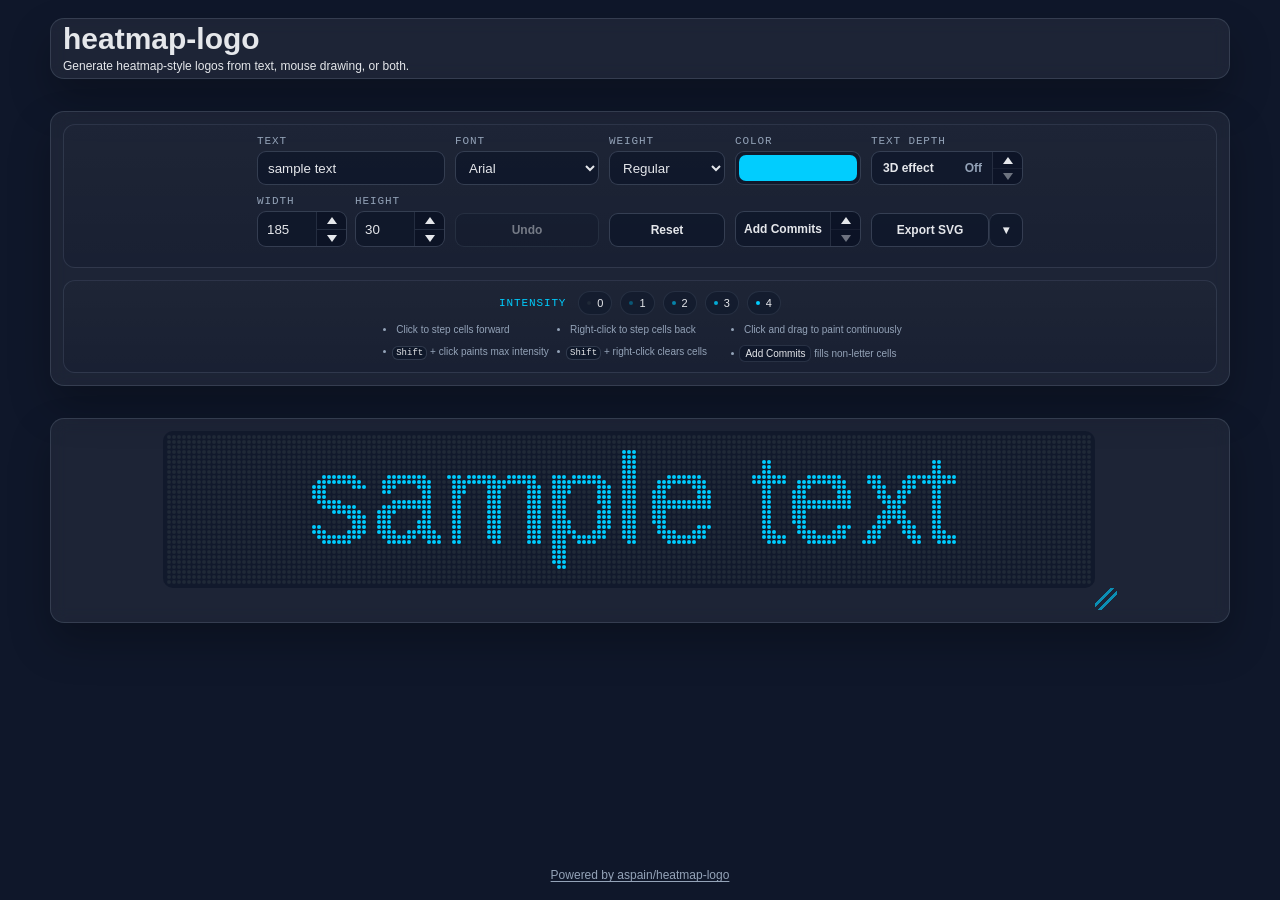
<file: index.html>
<!doctype html>
<html lang="en">
  <head>
    <meta charset="utf-8" />
    <meta name="viewport" content="width=device-width, initial-scale=1" />
    <meta name="format-detection" content="telephone=no,email=no,address=no,date=no" />
    <title>heatmap-logo | GitHub Contribution-Style Text Logo Builder</title>
    <meta
      name="description"
      content="Browser-based tool for creating GitHub contribution-style text logos with live editing, commit levels, 3D effects, and SVG export."
    />
    <meta name="robots" content="index,follow,max-image-preview:large" />
    <link rel="canonical" href="https://adamspain.com/heatmap-logo/" />
    <meta property="og:type" content="website" />
    <meta property="og:url" content="https://adamspain.com/heatmap-logo/" />
    <meta property="og:title" content="heatmap-logo | GitHub Contribution-Style Text Logo Builder" />
    <meta
      property="og:description"
      content="Browser-based tool for creating GitHub contribution-style text logos with live editing, commit levels, 3D effects, and SVG export."
    />
    <meta property="og:image" content="https://adamspain.com/images/heatmap-logo-readme.png" />
    <meta name="twitter:card" content="summary_large_image" />
    <meta name="twitter:title" content="heatmap-logo | GitHub Contribution-Style Text Logo Builder" />
    <meta
      name="twitter:description"
      content="Browser-based tool for creating GitHub contribution-style text logos with live editing, commit levels, 3D effects, and SVG export."
    />
    <meta name="twitter:image" content="https://adamspain.com/images/heatmap-logo-readme.png" />
    <link rel="stylesheet" href="./styles.css" />
  </head>
  <body>
    <main class="app">
      <section class="panel intro-panel">
        <h1>heatmap-logo</h1>
        <p class="intro-copy">Generate heatmap-style logos from text, mouse drawing, or both.</p>
      </section>

      <section class="panel control-panel" aria-label="Editor controls">
        <section id="textForm" class="text-generator" aria-label="Text to heatmap generator">
          <div class="control-layout">
            <div class="control-card control-card-main">
              <div class="control-matrix" aria-label="Style and canvas controls">
                <label class="control-stack control-stack-text field-block" for="textInput">
                  <span class="case-select-label">Text</span>
                  <input
                    id="textInput"
                    class="text-input"
                    name="text"
                    type="text"
                    inputmode="text"
                    autocomplete="off"
                    spellcheck="false"
                    maxlength="32"
                    value="sample text"
                    placeholder="sample text"
                  />
                </label>
                <label class="case-select-wrap field-block" for="fontModeSelect">
                  <span class="case-select-label">Font</span>
                  <select id="fontModeSelect" class="case-select" name="fontMode">
                    <option value="arial" selected>Arial</option>
                    <option value="arial-black">Arial Black</option>
                    <option value="avenir-next">Avenir Next</option>
                    <option value="bank-gothic">Bank Gothic</option>
                    <option value="brush-script">Brush Script</option>
                    <option value="copperplate">Copperplate</option>
                    <option value="courier">Courier New</option>
                    <option value="didot">Didot</option>
                    <option value="eurostile">Eurostile</option>
                    <option value="franklin-gothic">Franklin Gothic</option>
                    <option value="futura-condensed">Futura Condensed</option>
                    <option value="georgia">Georgia</option>
                    <option value="gill-sans">Gill Sans</option>
                    <option value="helvetica">Helvetica</option>
                    <option value="impact">Impact</option>
                    <option value="lucida-sans">Lucida Sans</option>
                    <option value="optima">Optima</option>
                    <option value="oswald">Oswald</option>
                    <option value="palatino">Palatino</option>
                    <option value="phosphate">Phosphate</option>
                    <option value="pixel">Pixel</option>
                    <option value="racing-sans">Racing Sans One</option>
                    <option value="rockwell">Rockwell</option>
                    <option value="stencil">Stencil</option>
                    <option value="system-ui">System UI</option>
                    <option value="tahoma">Tahoma</option>
                    <option value="times">Times New Roman</option>
                    <option value="trebuchet">Trebuchet MS</option>
                    <option value="verdana">Verdana</option>
                    <option value="wide-latin">Wide Latin</option>
                  </select>
                </label>
                <label class="case-select-wrap field-block" for="weightModeSelect">
                  <span class="case-select-label">Weight</span>
                  <select id="weightModeSelect" class="case-select" name="weightMode">
                    <option value="regular" selected>Regular</option>
                    <option value="bold">Bold</option>
                  </select>
                </label>
                <label class="case-select-wrap field-block" for="accentColorInput">
                  <span class="case-select-label">Color</span>
                  <input id="accentColorInput" class="color-input" name="accentColor" type="color" value="#01cdfe" />
                </label>
                <div class="toggle-field field-block">
                  <span class="case-select-label">Text depth</span>
                  <div id="depthControl" class="depth-toggle" role="group" aria-label="Adjust 3D text depth">
                    <span class="depth-toggle-copy">
                      <span class="depth-toggle-title">3D effect</span>
                      <span id="depthStatusText" class="depth-toggle-value">Off</span>
                    </span>
                    <div class="depth-toggle-stepper size-stepper" role="group" aria-label="Adjust 3D depth">
                      <button
                        id="depthIncreaseButton"
                        class="noise-step-button size-step-button"
                        type="button"
                        aria-label="Increase 3D depth"
                        title="Increase 3D depth"
                      ><span class="step-icon step-icon-up" aria-hidden="true"></span></button>
                      <button
                        id="depthDecreaseButton"
                        class="noise-step-button size-step-button"
                        type="button"
                        aria-label="Decrease 3D depth"
                        title="Decrease 3D depth"
                      ><span class="step-icon step-icon-down" aria-hidden="true"></span></button>
                    </div>
                  </div>
                </div>
                <div class="canvas-field field-block" aria-label="Canvas size">
                  <div class="canvas-field-row">
                    <label class="size-input-wrap" for="gridWidthInput">
                      <span class="case-select-label">Width</span>
                      <div class="size-input-shell">
                        <input id="gridWidthInput" class="size-input" type="number" min="20" max="400" step="1" value="185" />
                        <div class="size-stepper" role="group" aria-label="Adjust width">
                          <button
                            id="gridWidthIncreaseButton"
                            class="noise-step-button size-step-button"
                            type="button"
                            aria-label="Increase width"
                            title="Increase width"
                          ><span class="step-icon step-icon-up" aria-hidden="true"></span></button>
                          <button
                            id="gridWidthDecreaseButton"
                            class="noise-step-button size-step-button"
                            type="button"
                            aria-label="Decrease width"
                            title="Decrease width"
                          ><span class="step-icon step-icon-down" aria-hidden="true"></span></button>
                        </div>
                      </div>
                    </label>
                    <label class="size-input-wrap" for="gridHeightInput">
                      <span class="case-select-label">Height</span>
                      <div class="size-input-shell">
                        <input id="gridHeightInput" class="size-input" type="number" min="8" max="120" step="1" value="30" />
                        <div class="size-stepper" role="group" aria-label="Adjust height">
                          <button
                            id="gridHeightIncreaseButton"
                            class="noise-step-button size-step-button"
                            type="button"
                            aria-label="Increase height"
                            title="Increase height"
                          ><span class="step-icon step-icon-up" aria-hidden="true"></span></button>
                          <button
                            id="gridHeightDecreaseButton"
                            class="noise-step-button size-step-button"
                            type="button"
                            aria-label="Decrease height"
                            title="Decrease height"
                          ><span class="step-icon step-icon-down" aria-hidden="true"></span></button>
                        </div>
                      </div>
                    </label>
                  </div>
                </div>
                <button id="undoButton" class="action-button field-action" type="button" disabled>Undo</button>
                <button id="resetButton" class="action-button field-action" type="button">Reset</button>
                <div id="randomNoiseSplit" class="noise-split field-action">
                  <button id="randomNoiseButton" class="action-button noise-button-main" type="button">Add Commits</button>
                  <div class="noise-stepper" role="group" aria-label="Adjust random commit amount">
                    <button
                      id="noiseIncreaseButton"
                      class="noise-step-button"
                      type="button"
                      aria-label="Increase random commit amount"
                      title="Increase random commit amount"
                    ><span class="step-icon step-icon-up" aria-hidden="true"></span></button>
                    <button
                      id="noiseDecreaseButton"
                      class="noise-step-button"
                      type="button"
                      aria-label="Decrease random commit amount"
                      title="Decrease random commit amount"
                    ><span class="step-icon step-icon-down" aria-hidden="true"></span></button>
                  </div>
                </div>
                <div id="exportSplit" class="export-split field-action">
                  <button id="exportButton" class="action-button action-button-primary export-button-main" type="button">Export SVG</button>
                  <button
                    id="exportMenuButton"
                    class="action-button action-button-primary export-button-toggle"
                    type="button"
                    aria-haspopup="menu"
                    aria-expanded="false"
                    aria-controls="exportMenu"
                    aria-label="More export options"
                  >&dtrif;</button>
                  <div id="exportMenu" class="export-menu" role="menu" hidden>
                    <button id="exportSvgButton" class="export-menu-item" type="button" role="menuitem">Export SVG</button>
                    <button id="exportPngButton" class="export-menu-item" type="button" role="menuitem">Export PNG</button>
                  </div>
                </div>
              </div>
              <div class="status-row">
                <p id="paintStats" class="paint-stats" aria-live="polite" hidden></p>
                <p id="statusMessage" class="status-message" role="status" aria-live="polite"></p>
              </div>
            </div>
          </div>
        </section>

        <div class="control-footer">
          <div class="control-card legend-card">
            <div class="legend" aria-label="Contribution level legend">
              <p class="section-label legend-label">Intensity</p>
              <div id="legendSwatches" class="legend-swatches"></div>
            </div>
            <ul class="help-list" aria-label="Editing instructions">
              <li>Click to step cells forward</li>
              <li>Right-click to step cells back</li>
              <li>Click and drag to paint continuously</li>
              <li><kbd>Shift</kbd> + click paints max intensity</li>
              <li><kbd>Shift</kbd> + right-click clears cells</li>
              <li><code>Add Commits</code> fills non-letter cells</li>
            </ul>
          </div>
        </div>
      </section>

      <section class="panel editor-panel" aria-label="Contribution heatmap editor">
        <div class="heatmap-frame">
          <div id="heatmapArea" class="heatmap-area">
            <div
              id="grid"
              class="grid"
              role="grid"
              aria-label="High-resolution contribution heatmap drawing grid"
            ></div>
            <button
              id="resizeHandle"
              class="resize-handle"
              type="button"
              aria-label="Resize grid by dragging"
              title="Drag to resize grid"
            ></button>
          </div>
        </div>
        <p id="gridValidationMessage" class="grid-validation-message" role="status" aria-live="polite"></p>
      </section>

      <footer class="app-footer">
        <a
          class="footer-link"
          href="https://github.com/aspain/heatmap-logo"
          target="_blank"
          rel="noreferrer"
        >Powered by aspain/heatmap-logo</a>
      </footer>
    </main>

    <script src="./app.js"></script>
  </body>
</html>
</file>
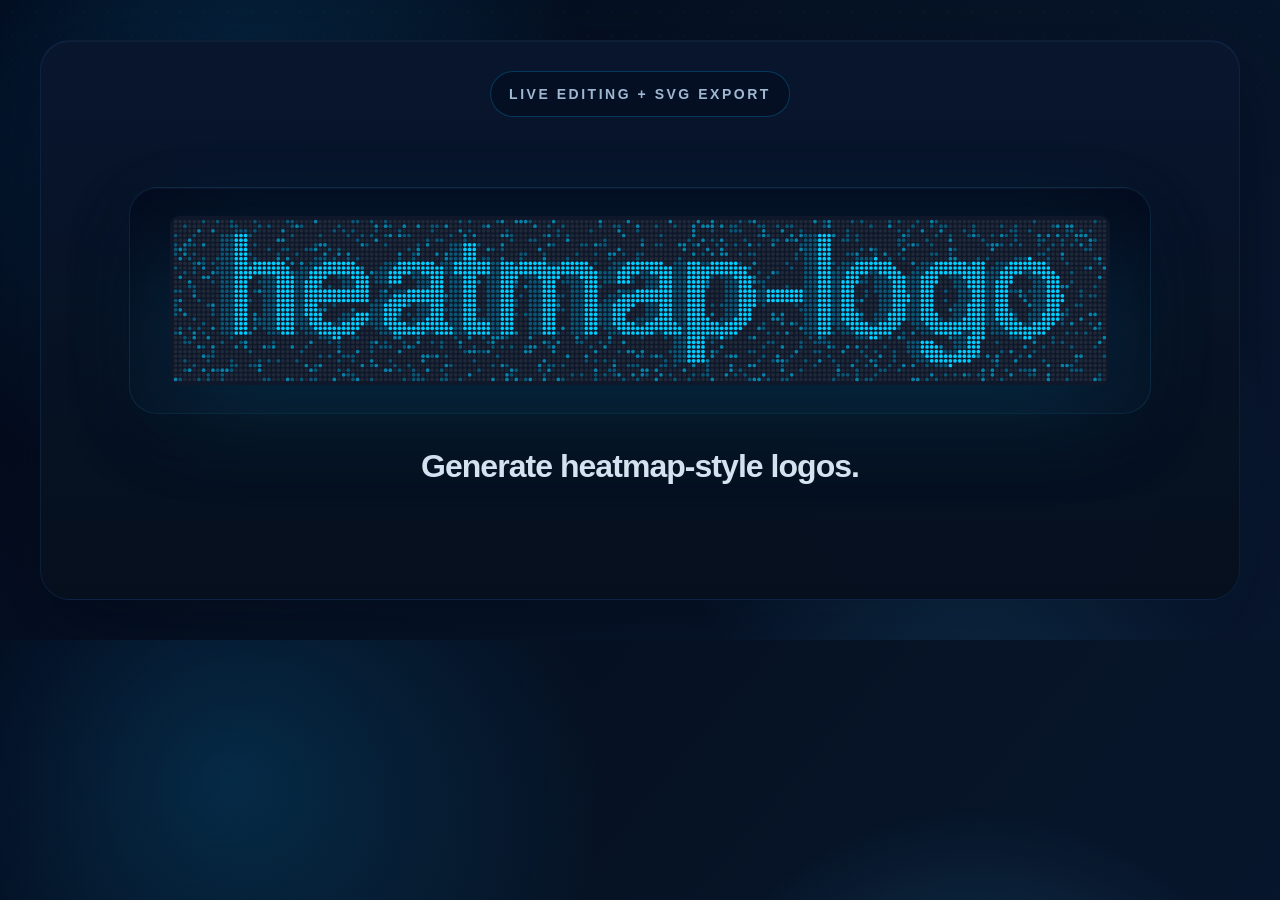
<file: assets/social-preview.html>
<!DOCTYPE html>
<html lang="en">
  <head>
    <meta charset="UTF-8" />
    <meta name="viewport" content="width=1280, initial-scale=1.0" />
    <title>heatmap-logo social preview</title>
    <style>
      :root {
        color-scheme: dark;
        --bg: #020617;
        --panel: rgba(7, 16, 31, 0.9);
        --border: rgba(59, 130, 246, 0.12);
        --text: #dbe7f3;
        --muted: #9fb8d1;
        --accent: #38bdf8;
      }

      * {
        box-sizing: border-box;
      }

      html,
      body {
        margin: 0;
        width: 1280px;
        height: 640px;
        overflow: hidden;
        background:
          radial-gradient(circle at 18% 22%, rgba(14, 165, 233, 0.2), transparent 32%),
          radial-gradient(circle at 76% 74%, rgba(56, 189, 248, 0.24), transparent 28%),
          linear-gradient(130deg, #020617 0%, #061325 44%, #08172f 100%);
        color: var(--text);
        font-family: "Avenir Next", "Segoe UI", sans-serif;
      }

      body::before {
        content: "";
        position: absolute;
        inset: 0;
        background-image: radial-gradient(rgba(56, 189, 248, 0.12) 1px, transparent 1px);
        background-size: 24px 24px;
        opacity: 0.32;
        mask-image: linear-gradient(180deg, rgba(0, 0, 0, 0.8), transparent 92%);
      }

      .frame {
        position: relative;
        inset: 40px;
        width: calc(100% - 80px);
        height: calc(100% - 80px);
        border-radius: 30px;
        border: 1px solid var(--border);
        background:
          linear-gradient(180deg, rgba(8, 23, 47, 0.9), rgba(5, 15, 30, 0.88)),
          var(--panel);
        box-shadow:
          inset 0 1px 0 rgba(255, 255, 255, 0.04),
          0 30px 80px rgba(2, 6, 23, 0.45);
      }

      .chip {
        position: absolute;
        top: 30px;
        left: 50%;
        transform: translateX(-50%);
        padding: 14px 18px;
        border-radius: 999px;
        border: 1px solid rgba(14, 165, 233, 0.28);
        background: rgba(2, 6, 23, 0.38);
        color: var(--muted);
        font-size: 14px;
        font-weight: 700;
        letter-spacing: 0.18em;
        text-transform: uppercase;
      }

      .content {
        position: absolute;
        inset: 0;
        display: grid;
        place-items: center;
        padding: 120px 88px 88px;
      }

      .stack {
        display: grid;
        justify-items: center;
        gap: 34px;
      }

      .logo-wrap {
        width: 100%;
        display: grid;
        place-items: center;
      }

      .logo-panel {
        width: 100%;
        display: grid;
        place-items: center;
        padding: 28px 40px;
        border-radius: 28px;
        border: 1px solid rgba(56, 189, 248, 0.12);
        background: linear-gradient(180deg, rgba(2, 6, 23, 0.62), rgba(8, 23, 47, 0.28));
        box-shadow:
          inset 0 1px 0 rgba(255, 255, 255, 0.03),
          0 24px 60px rgba(2, 6, 23, 0.32);
      }

      .logo {
        width: min(100%, 1040px);
        height: auto;
        filter:
          drop-shadow(0 22px 48px rgba(8, 145, 178, 0.22))
          drop-shadow(0 6px 14px rgba(2, 6, 23, 0.42));
      }

      .tagline {
        max-width: 980px;
        margin: 0;
        text-align: center;
        color: var(--text);
        font-size: 32px;
        font-weight: 600;
        line-height: 1.16;
        letter-spacing: -0.03em;
        text-wrap: balance;
      }
    </style>
  </head>
  <body>
    <main class="frame">
      <div class="chip">Live editing + SVG export</div>
      <div class="content">
        <div class="stack">
          <div class="logo-wrap">
            <div class="logo-panel">
              <img class="logo" src="./heatmap-logo.svg" alt="heatmap-logo logo" />
            </div>
          </div>
          <p class="tagline">Generate heatmap-style logos.</p>
        </div>
      </div>
    </main>
  </body>
</html>
</file>
<file: styles.css>
:root {
  --space-0: 0px;
  --space-1: 4px;
  --space-2: 6px;
  --space-3: 8px;
  --space-4: 10px;
  --space-5: 11px;
  --space-6: 12px;
  --space-7: 14px;
  --space-8: 18px;
  --page-pad-top: clamp(8px, 1.6vw, 10px);
  --page-pad-inline: clamp(10px, 2.2vw, 12px);
  --page-pad-bottom: clamp(10px, 2vw, 14px);
  --app-gap: clamp(18px, 4vw, 32px);
  --app-top-space: clamp(2px, 1vw, 8px);
  --panel-pad: clamp(10px, 1.6vw, 12px);
  --card-pad: clamp(8px, 1.4vw, 10px);
  --control-height: 34px;
  --control-radius: 9px;
  --section-gap: clamp(8px, 1.5vw, 10px);
  --label-gap: 4px;
  --intro-pad-top: clamp(4px, 0.8vw, 6px);
  --intro-pad-bottom: var(--intro-pad-top);
  --bg: #0f172a;
  --bg-2: #111827;
  --card: rgba(255, 255, 255, 0.06);
  --text: #e5e7eb;
  --muted: #94a3b8;
  --accent: #01cdfe;
  --cell: 4px;
  --gap: 1px;
  --heatmap-preview-scale: 1;
  --grid-pad-top: 4px;
  --grid-pad-right: 4px;
  --grid-pad-bottom: 4px;
  --grid-pad-left: 4px;
  --grid-cols: 185;
  --grid-rows: 30;
  --radius: 14px;
  --shadow: 0 20px 40px rgba(0, 0, 0, 0.25);
}

html {
  -webkit-text-size-adjust: 100%;
  text-size-adjust: 100%;
}

* {
  box-sizing: border-box;
}

body {
  margin: 0;
  min-height: 100vh;
  padding: var(--page-pad-top) var(--page-pad-inline) var(--page-pad-bottom);
  display: grid;
  align-content: center;
  color: var(--text);
  background: var(--bg);
  font-family: "Space Grotesk", "Avenir Next", "Segoe UI", sans-serif;
}

button,
kbd {
  font: inherit;
}

.app {
  width: min(100%, 1180px);
  margin: 0 auto;
  min-height: calc(100vh - var(--page-pad-top) - var(--page-pad-bottom));
  display: grid;
  grid-template-rows: auto auto auto 1fr auto;
  gap: var(--app-gap);
  padding-top: var(--app-top-space);
}

.app-footer {
  display: flex;
  grid-row: 5;
  justify-content: center;
  padding-bottom: 4px;
  text-align: center;
}

.footer-link {
  font-family: "Space Grotesk", "Avenir Next", "Segoe UI", sans-serif;
  color: var(--muted);
  font-size: 12px;
  text-decoration: underline;
  text-underline-offset: 0.14em;
  transition: color 0.15s ease, text-shadow 0.15s ease;
}

.footer-link:hover,
.footer-link:focus-visible {
  color: var(--accent);
  text-shadow: 0 0 18px rgba(1, 205, 254, 0.22);
}

.footer-link:focus-visible {
  outline: none;
}

.panel {
  background: var(--card);
  border: 1px solid rgba(148, 163, 184, 0.2);
  border-radius: var(--radius);
  box-shadow: var(--shadow);
  backdrop-filter: blur(8px);
}

.intro-panel,
.control-panel {
  padding: var(--panel-pad);
}

.control-panel {
  display: grid;
  align-content: start;
  gap: var(--panel-pad);
  padding-bottom: var(--panel-pad);
}

.intro-panel {
  display: grid;
  gap: var(--intro-pad-top);
  padding-top: var(--intro-pad-top);
  padding-bottom: var(--intro-pad-bottom);
}

.editor-panel {
  padding: var(--panel-pad);
  overflow-x: auto;
  display: grid;
  align-content: center;
  justify-items: center;
  gap: var(--section-gap);
}

.section-label,
.paint-stats,
.status-message,
kbd {
  font-family: "JetBrains Mono", "SFMono-Regular", "SF Mono", Consolas, "Liberation Mono", Menlo, monospace;
}

.section-label {
  margin: 0;
  color: var(--accent);
  text-transform: uppercase;
  letter-spacing: 0.08em;
  font-size: 11px;
}

h1 {
  margin: 0;
  font-size: clamp(22px, 3vw, 30px);
  line-height: 0.95;
}

.intro-copy {
  margin: 0;
  max-width: none;
  color: var(--text);
  line-height: 1.06;
  font-size: 12px;
}

.toolbar {
  display: flex;
  flex-wrap: wrap;
  gap: var(--space-3);
  margin-top: var(--space-3);
}

.action-button {
  border: 1px solid rgba(148, 163, 184, 0.28);
  background: rgba(15, 23, 42, 0.72);
  color: var(--text);
  border-radius: 10px;
  padding: 8px 12px;
  cursor: pointer;
  transition: border-color 0.15s ease, transform 0.15s ease, background 0.15s ease;
}

.action-button:hover:not(:disabled),
.action-button:focus-visible:not(:disabled) {
  outline: none;
  transform: translateY(-1px);
  border-color: rgba(1, 205, 254, 0.8);
  background: rgba(15, 23, 42, 0.92);
}

.action-button:disabled {
  opacity: 0.45;
  cursor: not-allowed;
}

.action-button-primary {
  background: rgba(15, 23, 42, 0.72);
  border-color: rgba(148, 163, 184, 0.28);
}

.text-generator {
  display: grid;
  gap: var(--section-gap);
}

.control-layout {
  display: block;
}

.control-card {
  min-width: 0;
  padding: var(--card-pad);
  border: 1px solid rgba(148, 163, 184, 0.16);
  border-radius: 12px;
  background:
    linear-gradient(180deg, rgba(255, 255, 255, 0.04), rgba(255, 255, 255, 0.02)),
    rgba(15, 23, 42, 0.56);
}

.control-card .section-label {
  margin-bottom: var(--space-4);
}

.control-card-main {
  display: grid;
  gap: 10px;
}

.control-matrix {
  display: grid;
  grid-template-columns: 188px 144px 116px 126px 152px;
  gap: 10px;
  align-items: end;
  justify-content: center;
  margin-inline: auto;
  max-width: 100%;
}

.control-stack {
  display: grid;
  gap: var(--label-gap);
}

.control-stack-text {
  margin-bottom: 0;
}

.field-block {
  display: grid;
  align-content: start;
  gap: var(--label-gap);
  min-width: 0;
}

.toggle-field {
  align-self: end;
}

.legend-card {
  display: grid;
  gap: 8px;
  justify-items: center;
  text-align: center;
}

.legend {
  display: flex;
  align-items: center;
  justify-content: center;
  gap: 12px;
  flex-wrap: wrap;
}

.control-card .legend-label {
  margin-bottom: 0;
  align-self: center;
}

.text-input {
  width: 100%;
  min-width: 0;
  min-height: var(--control-height);
  border: 1px solid rgba(148, 163, 184, 0.28);
  border-radius: var(--control-radius);
  background: rgba(15, 23, 42, 0.78);
  color: var(--text);
  padding: 8px 10px;
}

.text-input:focus-visible {
  outline: none;
  border-color: rgba(1, 205, 254, 0.8);
  box-shadow: 0 0 0 3px rgba(1, 205, 254, 0.18);
}

.case-select-wrap {
  display: grid;
  gap: var(--label-gap);
  color: var(--text);
  min-width: 0;
}

.case-select-label {
  font-family: "JetBrains Mono", "SFMono-Regular", "SF Mono", Consolas, "Liberation Mono", Menlo, monospace;
  font-size: 11px;
  color: var(--muted);
  text-transform: uppercase;
  letter-spacing: 0.08em;
}

.case-select {
  width: 100%;
  min-width: 0;
  min-height: var(--control-height);
  border: 1px solid rgba(148, 163, 184, 0.28);
  border-radius: var(--control-radius);
  background: rgba(15, 23, 42, 0.78);
  color: var(--text);
  padding: 7px 28px 7px 9px;
}

.case-select:focus-visible {
  outline: none;
  border-color: rgba(1, 205, 254, 0.8);
  box-shadow: 0 0 0 3px rgba(1, 205, 254, 0.18);
}

.color-input-wrap {
  min-width: 0;
}

.color-input {
  width: 100%;
  height: var(--control-height);
  padding: 3px;
  border: 1px solid rgba(148, 163, 184, 0.28);
  border-radius: var(--control-radius);
  background: rgba(15, 23, 42, 0.78);
  cursor: pointer;
}

.color-input::-webkit-color-swatch-wrapper {
  padding: 0;
}

.color-input::-webkit-color-swatch {
  border: 0;
  border-radius: 7px;
}

.color-input::-moz-color-swatch {
  border: 0;
  border-radius: 7px;
}

.color-input:focus-visible {
  outline: none;
  border-color: rgba(1, 205, 254, 0.8);
  box-shadow: 0 0 0 3px rgba(1, 205, 254, 0.18);
}

.depth-toggle {
  display: grid;
  grid-template-columns: minmax(0, 1fr) 30px;
  align-items: stretch;
  min-height: var(--control-height);
  height: var(--control-height);
  width: 100%;
  min-width: 0;
  border: 1px solid rgba(148, 163, 184, 0.28);
  border-radius: var(--control-radius);
  background: rgba(15, 23, 42, 0.72);
  overflow: hidden;
}

.canvas-field {
  align-self: end;
  gap: 0;
}

.canvas-field-row {
  display: grid;
  grid-template-columns: repeat(2, minmax(0, 1fr));
  gap: 8px;
}

.field-action {
  min-width: 0;
  width: 100%;
}

.export-split {
  position: relative;
  display: grid;
  grid-template-columns: minmax(0, 1fr) 34px;
  align-items: stretch;
}

.noise-split {
  display: grid;
  grid-template-columns: minmax(0, 1fr) 30px;
  align-items: stretch;
  min-height: var(--control-height);
  border: 1px solid rgba(148, 163, 184, 0.28);
  border-radius: var(--control-radius);
  background: rgba(15, 23, 42, 0.72);
  overflow: hidden;
}

.noise-button-main {
  display: inline-flex;
  align-items: center;
  justify-content: center;
  width: 100%;
  border: 0;
  border-radius: 0;
  border-top-left-radius: calc(var(--control-radius) - 1px);
  border-bottom-left-radius: calc(var(--control-radius) - 1px);
  background: transparent;
}

.noise-button-main:hover:not(:disabled),
.noise-button-main:focus-visible:not(:disabled) {
  outline: none;
  transform: none;
  background: rgba(255, 255, 255, 0.04);
  box-shadow: inset 0 0 0 1px rgba(1, 205, 254, 0.8);
}

.noise-stepper {
  display: grid;
  grid-template-rows: repeat(2, minmax(0, 1fr));
  border-left: 1px solid rgba(148, 163, 184, 0.18);
  background: rgba(2, 8, 23, 0.26);
}

.noise-step-button {
  padding: 0;
  border: 0;
  background: transparent;
  color: var(--text);
  cursor: pointer;
  font: inherit;
  font-size: 0;
  line-height: 0;
  transition: background 0.15s ease;
  display: grid;
  place-items: center;
}

.noise-step-button + .noise-step-button {
  border-top: 1px solid rgba(148, 163, 184, 0.18);
}

.noise-stepper .noise-step-button:first-child {
  border-top-right-radius: calc(var(--control-radius) - 1px);
}

.noise-stepper .noise-step-button:last-child {
  border-bottom-right-radius: calc(var(--control-radius) - 1px);
}

.step-icon {
  display: block;
  width: 0;
  height: 0;
  border-left: 5px solid transparent;
  border-right: 5px solid transparent;
}

.step-icon-up {
  border-bottom: 7px solid currentColor;
}

.step-icon-down {
  border-top: 7px solid currentColor;
}

.noise-step-button:hover:not(:disabled),
.noise-step-button:focus-visible:not(:disabled) {
  outline: none;
  background: rgba(255, 255, 255, 0.05);
  box-shadow: inset 0 0 0 1px rgba(1, 205, 254, 0.8);
}

.noise-step-button:disabled {
  opacity: 0.45;
  cursor: not-allowed;
}

.export-button-main,
.export-button-toggle {
  width: 100%;
}

.export-button-main {
  border-top-right-radius: 0;
  border-bottom-right-radius: 0;
}

.export-button-toggle {
  padding-inline: 0;
  border-top-left-radius: 0;
  border-bottom-left-radius: 0;
  border-left-color: rgba(148, 163, 184, 0.18);
  font-size: 11px;
}

.export-menu {
  position: absolute;
  right: 0;
  top: calc(100% + 6px);
  min-width: 132px;
  display: grid;
  gap: 4px;
  padding: 6px;
  border: 1px solid rgba(148, 163, 184, 0.24);
  border-radius: 10px;
  background:
    linear-gradient(180deg, rgba(255, 255, 255, 0.04), rgba(255, 255, 255, 0.02)),
    rgba(15, 23, 42, 0.96);
  box-shadow: 0 18px 32px rgba(0, 0, 0, 0.28);
  z-index: 20;
}

.export-menu[hidden] {
  display: none;
}

.export-menu-item {
  min-height: 30px;
  border: 1px solid transparent;
  border-radius: 8px;
  background: transparent;
  color: var(--text);
  font: inherit;
  font-size: 12px;
  font-weight: 600;
  text-align: left;
  padding: 6px 10px;
  cursor: pointer;
}

.export-menu-item:hover,
.export-menu-item:focus-visible {
  outline: none;
  border-color: rgba(1, 205, 254, 0.36);
  background: rgba(1, 205, 254, 0.08);
}

.depth-toggle-copy {
  display: flex;
  align-items: center;
  justify-content: space-between;
  gap: 10px;
  min-width: 0;
  padding: 5px 10px 5px 11px;
  font: inherit;
  font-size: 12px;
  font-weight: 600;
}

.depth-toggle-title {
  color: var(--text);
  min-width: 0;
}

.depth-toggle-value {
  font: inherit;
  color: var(--accent);
  white-space: nowrap;
  flex: 0 0 auto;
}

.depth-toggle-value.is-off {
  color: var(--muted);
}

.depth-toggle-stepper {
  border-left: 1px solid rgba(148, 163, 184, 0.18);
}

.size-input-wrap {
  display: grid;
  gap: var(--label-gap);
}

.size-input-shell {
  display: grid;
  grid-template-columns: minmax(0, 1fr) 30px;
  min-height: var(--control-height);
  border: 1px solid rgba(148, 163, 184, 0.28);
  border-radius: var(--control-radius);
  background: rgba(15, 23, 42, 0.78);
  overflow: hidden;
}

.size-input-shell:focus-within {
  border-color: rgba(1, 205, 254, 0.8);
  box-shadow: 0 0 0 3px rgba(1, 205, 254, 0.18);
}

.size-input-shell[aria-disabled="true"] {
  opacity: 0.55;
}

.size-input {
  width: 100%;
  min-height: var(--control-height);
  border: 0;
  border-radius: 0;
  background: transparent;
  color: var(--text);
  padding: 7px 9px;
  appearance: textfield;
}

.size-input:focus-visible {
  outline: none;
}

.size-input::-webkit-outer-spin-button,
.size-input::-webkit-inner-spin-button {
  -webkit-appearance: none;
  margin: 0;
}

.size-stepper {
  display: grid;
  grid-template-rows: repeat(2, minmax(0, 1fr));
  border-left: 1px solid rgba(148, 163, 184, 0.18);
  background: rgba(2, 8, 23, 0.26);
}

.size-step-button {
  min-height: 0;
}

.size-stepper .size-step-button:first-child {
  border-top-right-radius: calc(var(--control-radius) - 1px);
}

.size-stepper .size-step-button:last-child {
  border-bottom-right-radius: calc(var(--control-radius) - 1px);
}

.control-footer {
  margin-top: 0;
  margin-bottom: 0;
}

.control-footer .control-card {
  width: 100%;
  margin-top: 0;
}

.action-button {
  display: inline-flex;
  align-items: center;
  justify-content: center;
  min-height: var(--control-height);
  padding: 8px 10px;
  border-radius: var(--control-radius);
  font-size: 12px;
  font-weight: 600;
  white-space: nowrap;
}

.status-row {
  display: grid;
  grid-template-columns: 1fr;
  gap: 8px;
  align-items: center;
}

.paint-stats,
.status-message {
  margin: 0;
  color: var(--muted);
  font-size: 11px;
}

.status-message {
  min-height: 1em;
  text-align: right;
}

.paint-stats[hidden] {
  display: none;
}

.status-message:empty {
  display: none;
}

.legend-swatches {
  display: flex;
  flex-wrap: wrap;
  gap: var(--space-3);
  justify-content: center;
}

.legend-swatch {
  display: inline-flex;
  align-items: center;
  gap: var(--space-2);
  min-height: 24px;
  padding: 4px 8px;
  border-radius: 999px;
  background: rgba(15, 23, 42, 0.52);
  border: 1px solid rgba(148, 163, 184, 0.14);
  color: var(--text);
  font-size: 11px;
}

.legend-chip {
  width: var(--cell);
  height: var(--cell);
  border-radius: 3px;
  flex: 0 0 auto;
}

kbd {
  display: inline-flex;
  align-items: center;
  justify-content: center;
  min-width: 1.8em;
  padding: 0 0.35em;
  border-radius: 6px;
  border: 1px solid rgba(148, 163, 184, 0.25);
  background: rgba(15, 23, 42, 0.88);
  color: var(--text);
  font-size: 0.9em;
}

.help-list {
  display: grid;
  grid-template-columns: repeat(3, minmax(0, 1fr));
  gap: 8px 16px;
  margin: 0;
  padding-left: 18px;
  color: var(--muted);
  font-size: 10px;
  line-height: 1.35;
  text-align: left;
}

.help-list li {
  min-width: 0;
}

.help-list code {
  display: inline-flex;
  align-items: center;
  font: inherit;
  color: var(--text);
  background: rgba(15, 23, 42, 0.72);
  border: 1px solid rgba(148, 163, 184, 0.18);
  border-radius: 6px;
  padding: 1px 5px;
}

.help-list li > kbd:first-child {
  margin-left: calc(-0.35em - 1px);
}

.help-list li > code:first-child {
  margin-left: calc(-0.35em - 1px);
}

.heatmap-frame {
  position: relative;
  width: max-content;
  max-width: 100%;
  margin: 0 auto;
  padding-right: 22px;
  padding-bottom: 22px;
  zoom: var(--heatmap-preview-scale);
}

.heatmap-area {
  display: block;
  min-width: max-content;
}

.grid-validation-message {
  min-height: 1.35em;
  margin: 0 auto;
  width: max-content;
  max-width: 100%;
  color: #fca5a5;
  font-size: 12px;
  line-height: 1.35;
  text-align: center;
}

.grid-validation-message:empty {
  display: none;
}

.grid {
  width: max-content;
  display: grid;
  grid-template-columns: repeat(var(--grid-cols), var(--cell));
  grid-template-rows: repeat(var(--grid-rows), var(--cell));
  gap: var(--gap);
  padding: var(--grid-pad-top) var(--grid-pad-right) var(--grid-pad-bottom) var(--grid-pad-left);
  border-radius: 10px;
  background: rgba(15, 23, 42, 0.8);
  user-select: none;
  -webkit-user-select: none;
}

.resize-handle {
  position: absolute;
  right: 0;
  bottom: 0;
  width: 22px;
  height: 22px;
  padding: 0;
  border: 0;
  border-radius: 4px;
  background:
    linear-gradient(135deg, transparent 0 35%, rgba(1, 205, 254, 0.7) 35% 45%, transparent 45% 55%, rgba(1, 205, 254, 0.7) 55% 65%, transparent 65%);
  cursor: nwse-resize;
  opacity: 0.9;
  touch-action: none;
  -webkit-tap-highlight-color: transparent;
}

.resize-handle:hover,
.resize-handle:focus-visible {
  outline: none;
  opacity: 1;
  filter: drop-shadow(0 0 8px rgba(1, 205, 254, 0.55));
}

.resize-handle::before {
  content: "";
  position: absolute;
  inset: -8px;
}

.cell {
  width: var(--cell);
  height: var(--cell);
  border: 0;
  padding: 0;
  border-radius: 2px;
  background: #1f2937;
  cursor: crosshair;
  appearance: none;
  transition: box-shadow 0.15s ease, filter 0.15s ease, transform 0.15s ease;
  position: relative;
  touch-action: none;
}

.cell::before {
  content: "";
  position: absolute;
  inset: calc(var(--gap) / -2);
}

.cell:hover,
.cell:focus-visible {
  outline: none;
  box-shadow: 0 0 0 1px rgba(255, 255, 255, 0.95), 0 0 10px rgba(1, 205, 254, 0.72);
  filter: brightness(1.08);
}

.cell.is-drawing {
  transform: scale(0.96);
}

@media (max-width: 1080px) {
  .control-matrix {
    grid-template-columns: repeat(3, minmax(0, 176px));
    justify-content: center;
    margin-inline: auto;
  }

  .help-list {
    grid-template-columns: repeat(2, minmax(0, 1fr));
  }
}

@media (max-width: 880px) {
  .control-matrix {
    grid-template-columns: repeat(2, minmax(0, 168px));
    gap: 8px;
  }

  .status-row {
    grid-template-columns: 1fr;
  }

  .status-message {
    text-align: left;
  }
}

@media (max-width: 720px) {
  body {
    padding-inline: var(--page-pad-inline);
  }

  .app {
    gap: var(--panel-pad);
  }

  .intro-panel,
  .control-panel,
  .editor-panel {
    padding: var(--panel-pad);
  }

  .text-input {
    min-width: 0;
  }

  .control-matrix {
    grid-template-columns: repeat(2, minmax(0, 1fr));
    justify-content: stretch;
    width: 100%;
    gap: 8px;
  }

  .canvas-field-row {
    grid-template-columns: repeat(2, minmax(0, 1fr));
  }

  .legend {
    flex-direction: column;
    gap: 8px;
  }

  .heatmap-frame {
    padding-right: 30px;
    padding-bottom: 30px;
  }

  .resize-handle {
    width: 28px;
    height: 28px;
    border-radius: 6px;
  }

  .resize-handle::before {
    inset: -10px;
  }
}

@media (max-width: 520px) {
  .control-matrix {
    grid-template-columns: repeat(2, minmax(0, 1fr));
    gap: 6px;
    width: 100%;
  }

  .help-list {
    grid-template-columns: repeat(2, minmax(0, 1fr));
    gap: 6px 12px;
    padding-left: 16px;
    font-size: 9px;
    line-height: 1.3;
  }
}
</file>
